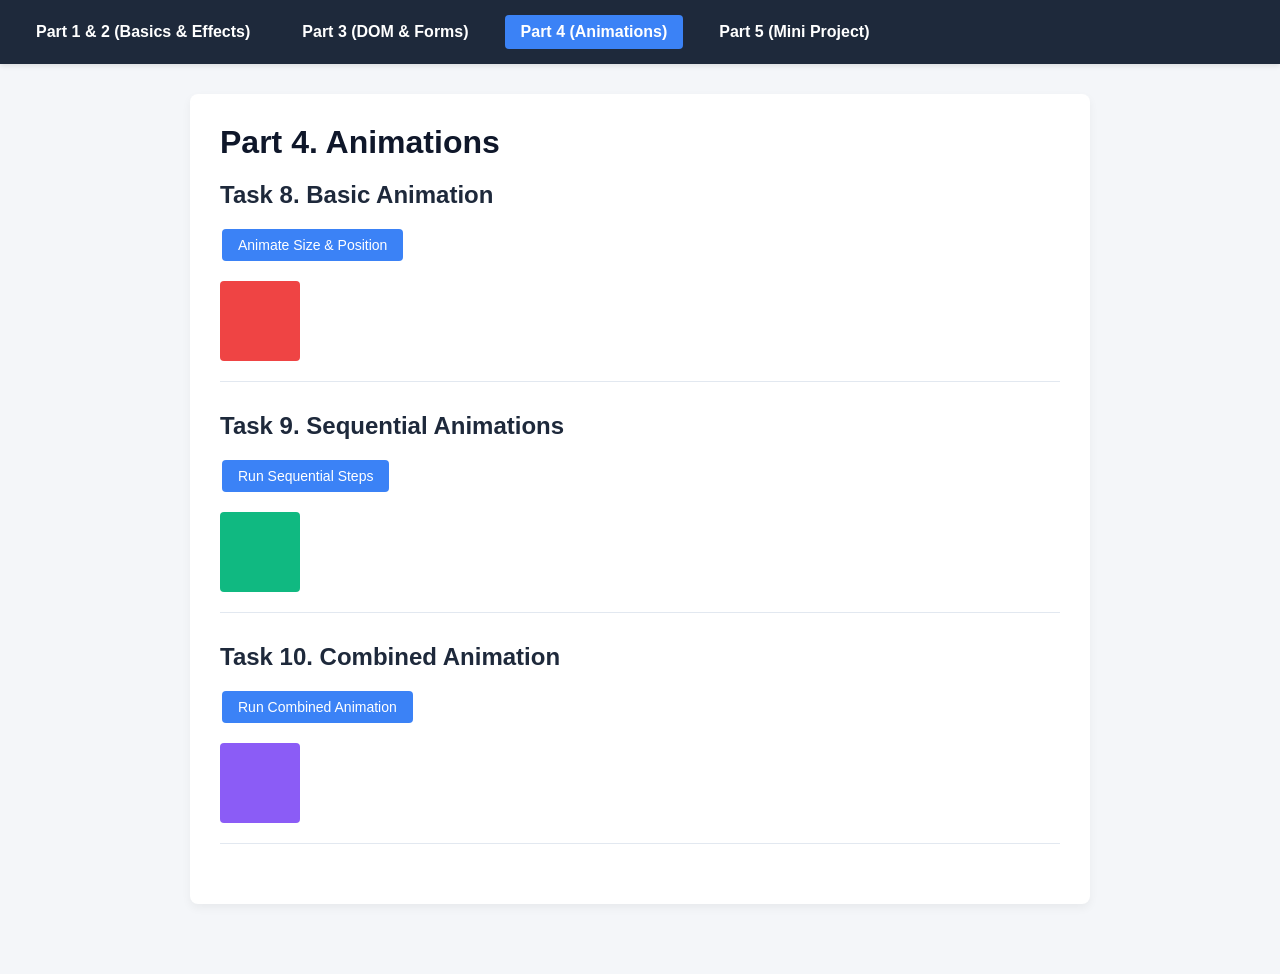
<file: animation.html>
<!DOCTYPE html>
<html lang="en">
<head>
    <meta charset="UTF-8">
    <meta name="viewport" content="width=device-width, initial-scale=1.0">
    <title>Assignment 6 - Part 4</title>
    <link rel="stylesheet" href="style.css">
    <script src="https://code.jquery.com/jquery-3.7.1.min.js"></script>
</head>
<body>

    <nav class="navbar">
        <a href="index.html">Part 1 & 2 (Basics & Effects)</a>
        <a href="dom.html">Part 3 (DOM & Forms)</a>
        <a href="animation.html" class="active">Part 4 (Animations)</a>
        <a href="miniproject.html">Part 5 (Mini Project)</a>
    </nav>

    <div class="container">
        <h1>Part 4. Animations</h1>

        <section>
            <h2>Task 8. Basic Animation</h2>
            <button id="btn-basic-anim">Animate Size & Position</button>
            <div id="box1" class="box"></div>
        </section>

        <section>
            <h2>Task 9. Sequential Animations</h2>
            <button id="btn-seq-anim">Run Sequential Steps</button>
            <div id="box2" class="box" style="background-color: #10b981;"></div>
        </section>

        <section>
            <h2>Task 10. Combined Animation</h2>
            <button id="btn-comb-anim">Run Combined Animation</button>
            <div id="box3" class="box" style="background-color: #8b5cf6;"></div>
        </section>
    </div>

    <script>
        $(document).ready(function() {
            $("#btn-basic-anim").click(function() {
                $("#box1").animate({
                    left: '150px',
                    width: '120px',
                    height: '120px'
                }, 1000);
            });

            $("#btn-seq-anim").click(function() {
                let box = $("#box2");
                box.animate({ left: '200px' }, 800)
                   .animate({ top: '100px' }, 800)
                   .animate({ width: '40px', height: '40px' }, 800)
                   .animate({ left: '0px', top: '0px', width: '80px', height: '80px' }, 800);
            });

            $("#btn-comb-anim").click(function() {
                $("#box3").animate({
                    left: '250px',
                    opacity: '0.4',
                    width: '140px',
                    height: '140px'
                }, 1200);
            });
        });
    </script>
</body>
</html>
</file>
<file: style.css>
* {
    box-sizing: border-box;
    margin: 0;
    padding: 0;
    font-family: 'Segoe UI', Tahoma, Geneva, Verdana, sans-serif;
}

body {
    background-color: #f4f6f9;
    color: #333;
    padding-bottom: 40px;
}

.navbar {
    background-color: #1e293b;
    padding: 15px 20px;
    display: flex;
    gap: 20px;
    box-shadow: 0 2px 5px rgba(0,0,0,0.1);
}

.navbar a {
    color: #fff;
    text-decoration: none;
    font-weight: 600;
    padding: 8px 16px;
    border-radius: 4px;
    transition: background 0.3s;
}

.navbar a:hover, .navbar a.active {
    background-color: #3b82f6;
}

.container {
    max-width: 900px;
    margin: 30px auto;
    background: #fff;
    padding: 30px;
    border-radius: 8px;
    box-shadow: 0 4px 10px rgba(0,0,0,0.05);
}

h1 {
    margin-bottom: 20px;
    color: #0f172a;
}

section {
    margin-bottom: 30px;
    padding-bottom: 20px;
    border-bottom: 1px solid #e2e8f0;
}

h2 {
    margin-bottom: 15px;
    color: #1e293b;
}

button {
    background-color: #3b82f6;
    color: white;
    border: none;
    padding: 8px 16px;
    margin: 5px 2px;
    border-radius: 4px;
    cursor: pointer;
    font-size: 14px;
}

button:hover {
    background-color: #2563eb;
}

input {
    padding: 8px;
    margin: 5px 0;
    border: 1px solid #ccc;
    border-radius: 4px;
    width: 100%;
    max-width: 300px;
}

.panel {
    background: #e2e8f0;
    padding: 15px;
    border-radius: 4px;
    display: none;
    margin-top: 10px;
}

.box {
    width: 80px;
    height: 80px;
    background-color: #ef4444;
    position: relative;
    margin-top: 15px;
    border-radius: 4px;
}

.accordion-item {
    border: 1px solid #cbd5e1;
    border-radius: 4px;
    margin-bottom: 10px;
    overflow: hidden;
}

.accordion-header {
    background: #f1f5f9;
    padding: 15px;
    cursor: pointer;
    font-weight: bold;
}

.accordion-header:hover {
    background: #e2e8f0;
}

.accordion-content {
    padding: 15px;
    display: none;
    background: #fff;
}
</file>
